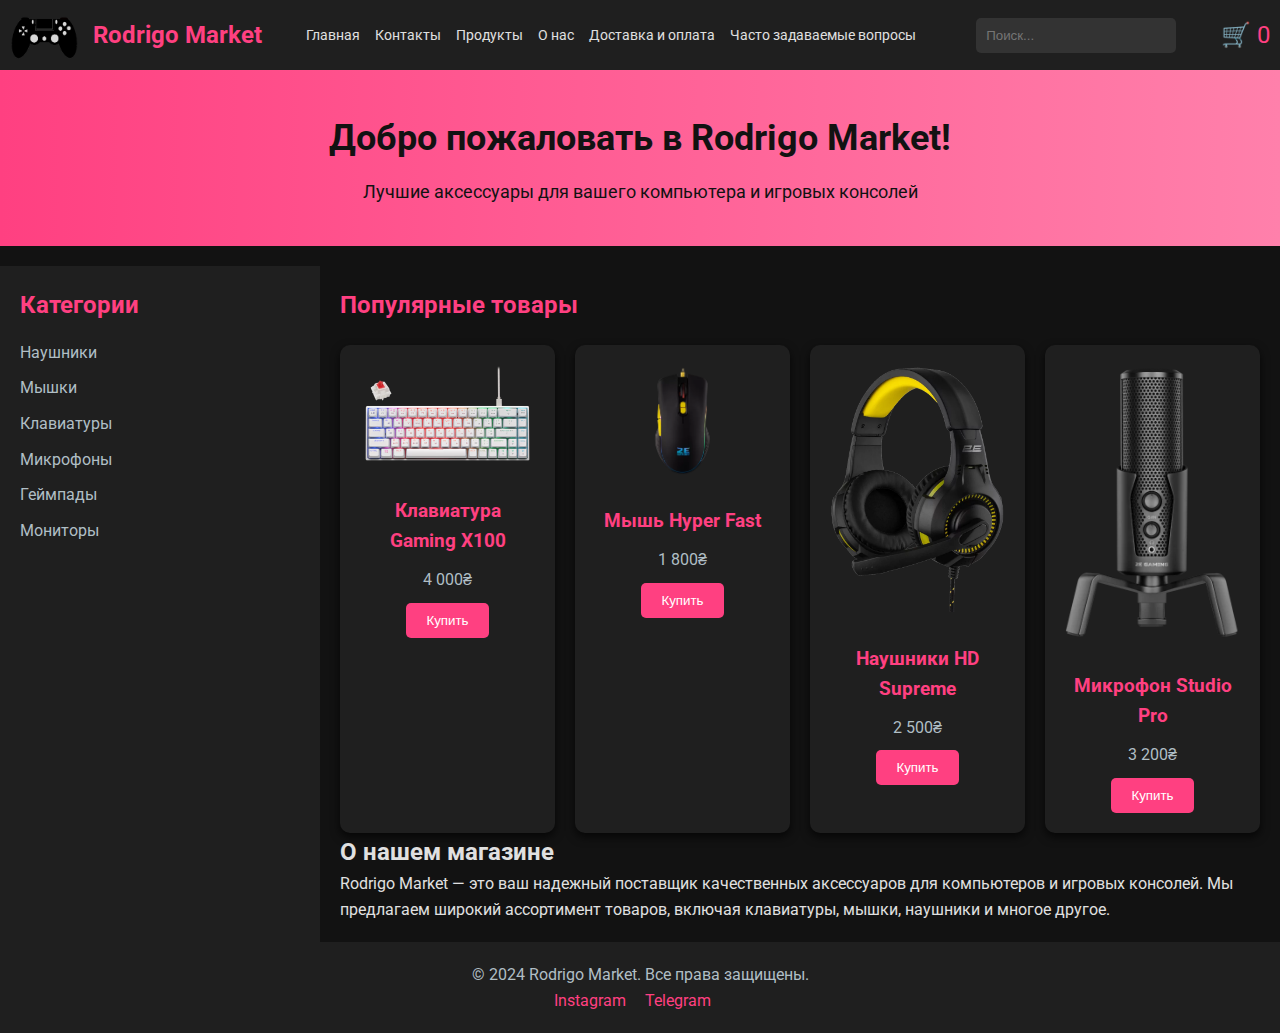
<file: index.html>
<!DOCTYPE html>
<html lang="ru">
<head>
    <meta charset="UTF-8">
    <meta name="viewport" content="width=device-width, initial-scale=1.0">
    <title>Rodrigo Market - Главная</title>
    <link rel="stylesheet" href="styles.css">
    <link href="https://fonts.googleapis.com/css2?family=Roboto:wght@400;500;700&display=swap" rel="stylesheet">
</head>
<body>
    <header class="header">
        <div class="logo-container">
            <img src="images/logo.png" alt="Rodrigo Market Logo" class="logo">
            <span class="logo-text">Rodrigo Market</span>
        </div>
        <nav class="main-nav">
    <ul>
        <li><a href="index.html">Главная</a></li>
        <li><a href="contacts.html">Контакты</a></li>
        <li><a href="products.html">Продукты</a></li>
        <li><a href="about.html">О нас</a></li>
        <li><a href="delivery.html">Доставка и оплата</a></li>
        <li><a href="faq.html">Часто задаваемые вопросы</a></li>
    </ul>
</nav>
        <input type="text" class="search-bar" placeholder="Поиск...">
        <div class="cart-icon">🛒 <span id="cart-count">0</span></div>
    </header>

    <div class="banner">
        <h1>Добро пожаловать в Rodrigo Market!</h1>
        <p>Лучшие аксессуары для вашего компьютера и игровых консолей</p>
    </div>

    <div class="container">
        <aside class="sidebar">
            <h2>Категории</h2>
            <ul>
                <li><a href="headphones.html">Наушники</a></li>
                <li><a href="mouses.html">Мышки</a></li>
                <li><a href="keyboards.html">Клавиатуры</a></li>
                <li><a href="microphones.html">Микрофоны</a></li>
                <li><a href="gamepad.html">Геймпады</a></li>
                <li><a href="site/monitors.html">Мониторы</a></li>            </ul>
        </aside>

        <main class="main-content">
            <section class="products">
                <h2>Популярные товары</h2>
                <div class="product-grid">
                    <div class="product-card">
                        <img src="images/xkeyboard5.webp" alt="Товар 1">
                        <h3>Клавиатура Gaming X100</h3>
                        <p>4 000₴</p>
                        <button data-product="Клавиатура Gaming X100" data-price="4000">Купить</button>
                    </div>
                    <div class="product-card">
                        <img src="images/xmouse1.webp" alt="Товар 2">
                        <h3>Мышь Hyper Fast</h3>
                        <p>1 800₴</p>
                        <button data-product="Мышь Hyper Fast" data-price="1800">Купить</button>
                    </div>
                    <div class="product-card">
                        <img src="images/xhead1.webp" alt="Товар 3">
                        <h3>Наушники HD Supreme</h3>
                        <p>2 500₴</p>
                        <button data-product="Наушники HD Supreme" data-price="2500">Купить</button>
                    </div>
                    <div class="product-card">
                        <img src="images/xmicro1.webp" alt="Товар 4">
                        <h3>Микрофон Studio Pro</h3>
                        <p>3 200₴</p>
                        <button data-product="Микрофон Studio Pro" data-price="3200">Купить</button>
                    </div>
                </div>
            </section>

            <section class="store-info">
                <h2>О нашем магазине</h2>
                <p>Rodrigo Market — это ваш надежный поставщик качественных аксессуаров для компьютеров и игровых консолей. Мы предлагаем широкий ассортимент товаров, включая клавиатуры, мышки, наушники и многое другое.</p>
            </section>
        </main>
    </div>

    <footer class="footer">
        <div class="footer-content">
            <p>© 2024 Rodrigo Market. Все права защищены.</p>
            <ul class="social-links">
                <li><a href="https://www.instagram.com/dmitriyyy.rodrigers/">Instagram</a></li>
                <li><a href="https://t.me/DmitriyRodrigers">Telegram</a></li>
            </ul>
        </div>
    </footer>

    <script src="script.js"></script>
</body>
</html>
</file>
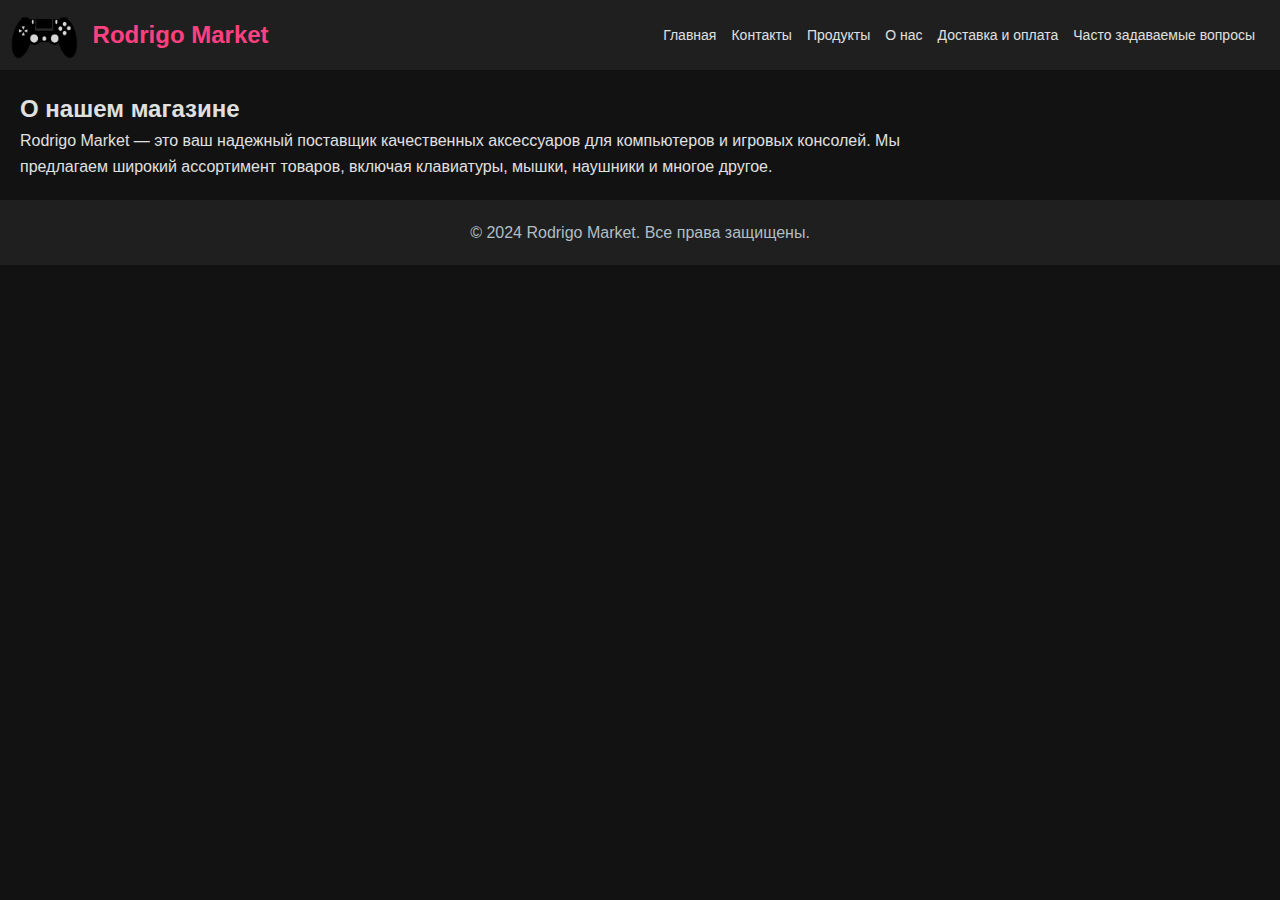
<file: about.html>
<!DOCTYPE html>
<html lang="ru">
<head>
    <meta charset="UTF-8">
    <meta name="viewport" content="width=device-width, initial-scale=1.0">
    <title>Rodrigo Market - О нас</title>
    <link rel="stylesheet" href="styles.css">
    <link rel="icon" href="favicon.ico" type="image/x-icon">
    <meta name="description" content="Rodrigo Market — надежный поставщик качественных аксессуаров для компьютеров.">
    <meta name="keywords" content="о нас, качество, надежность, команда">
</head>
<body>
    <header class="header">
        <div class="logo-container">
            <img src="images/logo.png" alt="Rodrigo Market Logo" class="logo">
            <span class="logo-text">Rodrigo Market</span>
        </div>
        <nav class="main-nav">
            <ul>
                <li><a href="index.html">Главная</a></li>
                <li><a href="contacts.html">Контакты</a></li>
                <li><a href="products.html">Продукты</a></li>
                <li><a href="about.html">О нас</a></li>
                <li><a href="delivery.html">Доставка и оплата</a></li>
                <li><a href="faq.html">Часто задаваемые вопросы</a></li>
            </ul>
        </nav>
    </header>

    <main class="main-content">
        <section class="about">
            <h2>О нашем магазине</h2>
            <p>Rodrigo Market — это ваш надежный поставщик качественных аксессуаров для компьютеров и игровых консолей. Мы предлагаем широкий ассортимент товаров, включая клавиатуры, мышки, наушники и многое другое.</p>
        </section>
    </main>

    <footer class="footer">
        <div class="footer-content">
            <p>© 2024 Rodrigo Market. Все права защищены.</p>
        </div>
    </footer>
</body>
</html>
</file>
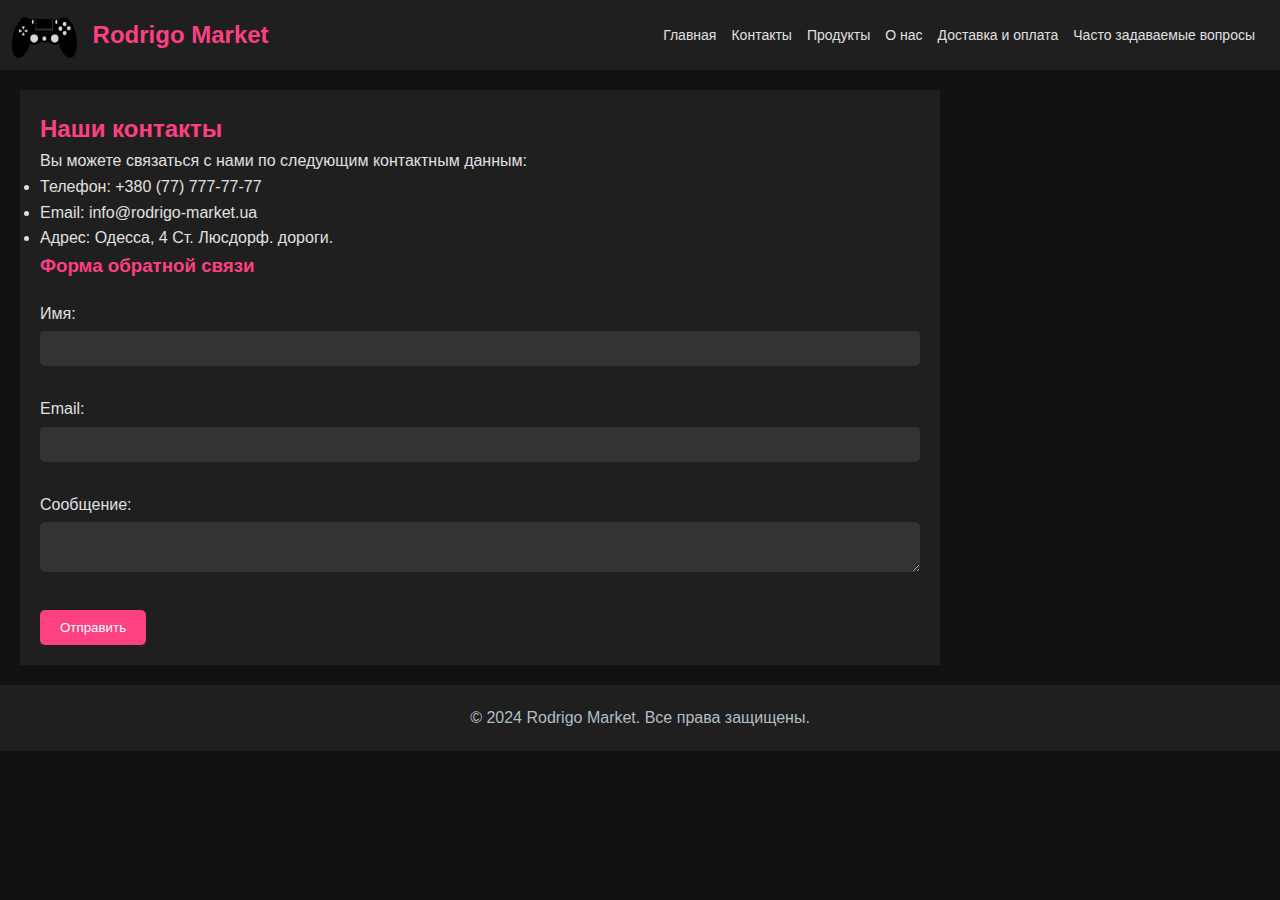
<file: contacts.html>
<!DOCTYPE html>
<html lang="ru">
<head>
    <meta charset="UTF-8">
    <meta name="viewport" content="width=device-width, initial-scale=1.0">
    <title>Rodrigo Market - Контакты</title>
    <link rel="stylesheet" href="styles.css">
</head>
<body>
    <header class="header">
        <div class="logo-container">
            <img src="images/logo.png" alt="Rodrigo Market Logo" class="logo">
            <span class="logo-text">Rodrigo Market</span>
        </div>
        <nav class="main-nav">
    <ul>
        <li><a href="index.html">Главная</a></li>
        <li><a href="contacts.html">Контакты</a></li>
        <li><a href="products.html">Продукты</a></li>
        <li><a href="about.html">О нас</a></li>
        <li><a href="delivery.html">Доставка и оплата</a></li>
        <li><a href="faq.html">Часто задаваемые вопросы</a></li>
    </ul>
</nav>
    </header>

    <main class="main-content">
        <section class="contacts">
            <h2>Наши контакты</h2>
            <p>Вы можете связаться с нами по следующим контактным данным:</p>
            <ul>
                <li>Телефон: +380 (77) 777-77-77</li>
                <li>Email: info@rodrigo-market.ua</li>
                <li>Адрес: Одесса, 4 Ст. Люсдорф. дороги.</li>
            </ul>

            <h3>Форма обратной связи</h3>
            <form action="submit_contact_form.php" method="POST">
                <label for="name">Имя:</label>
                <input type="text" id="name" name="name" required>

                <label for="email">Email:</label>
                <input type="email" id="email" name="email" required>

                <label for="message">Сообщение:</label>
                <textarea id="message" name="message" required></textarea>

                <button type="submit">Отправить</button>
            </form>
        </section>
    </main>

    <footer class="footer">
        <div class="footer-content">
            <p>© 2024 Rodrigo Market. Все права защищены.</p>
        </div>
    </footer>
</body>
</html>
</file>
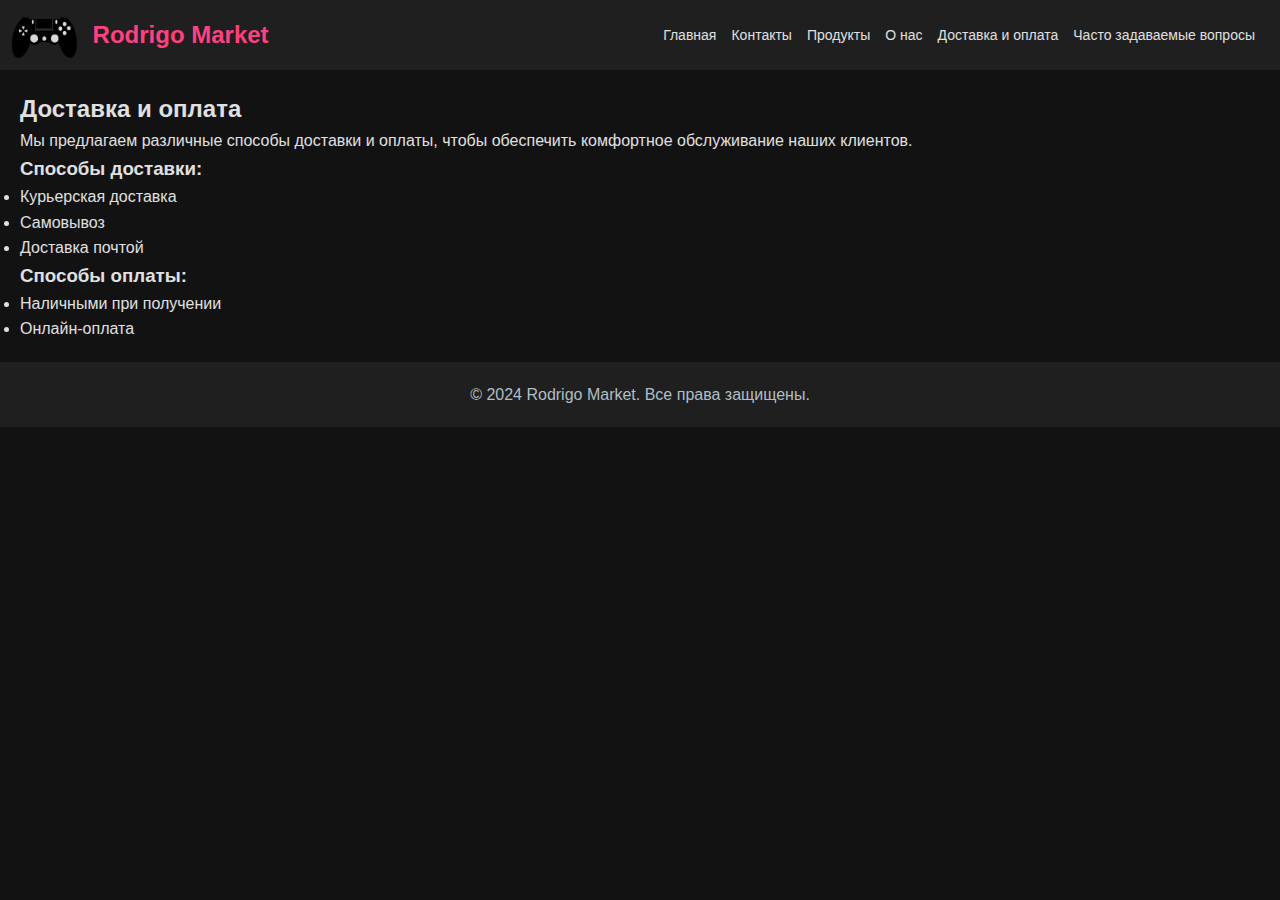
<file: delivery.html>
<!DOCTYPE html>
<html lang="ru">
<head>
    <meta charset="UTF-8">
    <meta name="viewport" content="width=device-width, initial-scale=1.0">
    <title>Rodrigo Market - Доставка и оплата</title>
    <link rel="stylesheet" href="styles.css">
    <link rel="icon" href="favicon.ico" type="image/x-icon">
    <meta name="description" content="Узнайте о наших способах доставки и оплаты.">
    <meta name="keywords" content="доставка, оплата, условия">
</head>
<body>
    <header class="header">
        <div class="logo-container">
            <img src="images/logo.png" alt="Rodrigo Market Logo" class="logo">
            <span class="logo-text">Rodrigo Market</span>
        </div>
        <nav class="main-nav">
            <ul>
                <li><a href="index.html">Главная</a></li>
                <li><a href="contacts.html">Контакты</a></li>
                <li><a href="products.html">Продукты</a></li>
                <li><a href="about.html">О нас</a></li>
                <li><a href="delivery.html">Доставка и оплата</a></li>
                <li><a href="faq.html">Часто задаваемые вопросы</a></li>
            </ul>
        </nav>
    </header>

    <main class="main-content">
        <section class="delivery">
            <h2>Доставка и оплата</h2>
            <p>Мы предлагаем различные способы доставки и оплаты, чтобы обеспечить комфортное обслуживание наших клиентов.</p>
            <h3>Способы доставки:</h3>
            <ul>
                <li>Курьерская доставка</li>
                <li>Самовывоз</li>
                <li>Доставка почтой</li>
            </ul>
            <h3>Способы оплаты:</h3>
            <ul>
                <li>Наличными при получении</li>
                <li>Онлайн-оплата</li>
            </ul>
        </section>
    </main>

    <footer class="footer">
        <div class="footer-content">
            <p>© 2024 Rodrigo Market. Все права защищены.</p>
        </div>
    </footer>
</body>
</html>
</file>
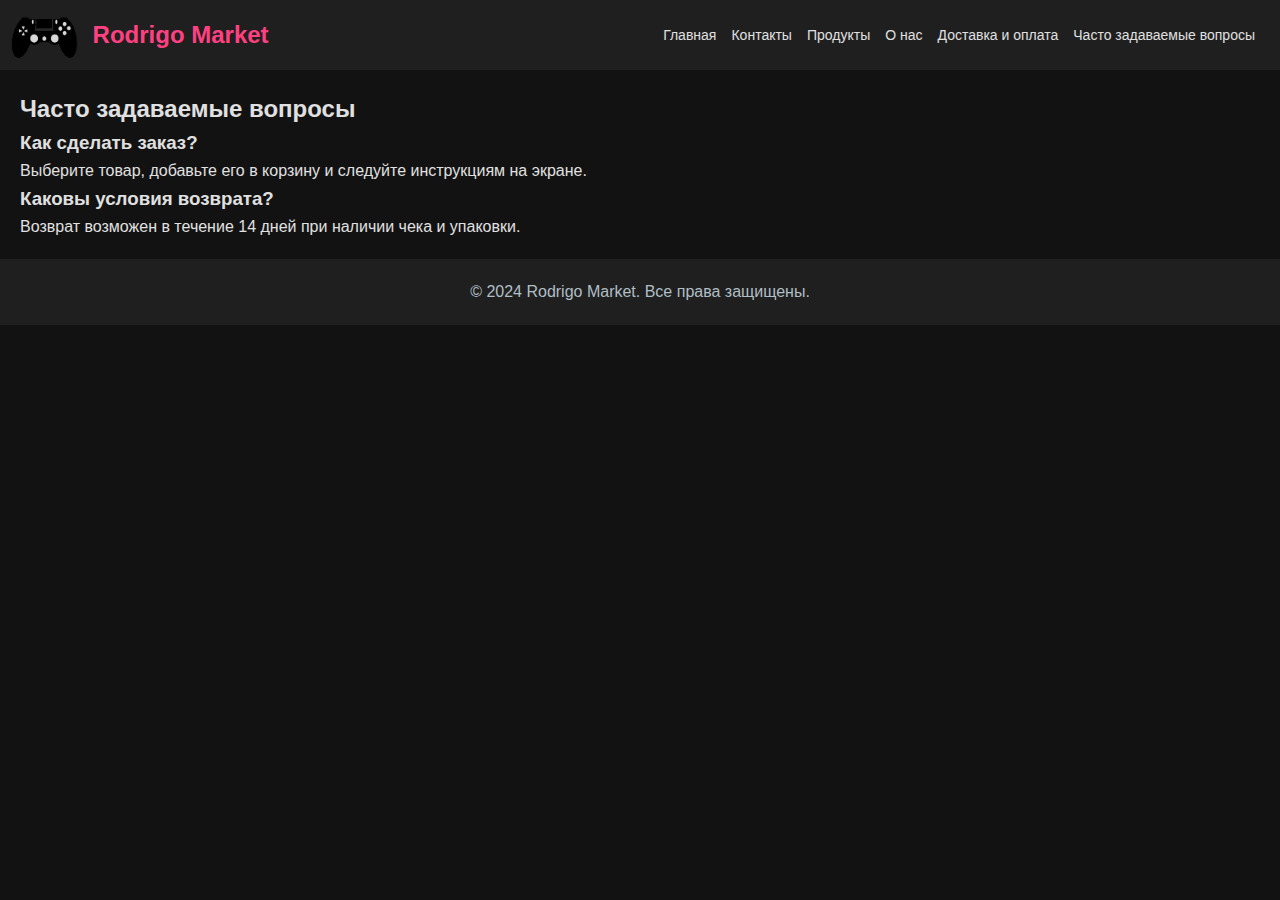
<file: faq.html>
<!DOCTYPE html>
<html lang="ru">
<head>
    <meta charset="UTF-8">
    <meta name="viewport" content="width=device-width, initial-scale=1.0">
    <title>Rodrigo Market - Часто задаваемые вопросы</title>
    <link rel="stylesheet" href="styles.css">
    <link rel="icon" href="favicon.ico" type="image/x-icon">
    <meta name="description" content="Ответы на часто задаваемые вопросы о нашем магазине.">
    <meta name="keywords" content="вопросы, поддержка, ответы">
</head>
<body>
    <header class="header">
        <div class="logo-container">
            <img src="images/logo.png" alt="Rodrigo Market Logo" class="logo">
            <span class="logo-text">Rodrigo Market</span>
        </div>
        <nav class="main-nav">
            <ul>
                <li><a href="index.html">Главная</a></li>
                <li><a href="contacts.html">Контакты</a></li>
                <li><a href="products.html">Продукты</a></li>
                <li><a href="about.html">О нас</a></li>
                <li><a href="delivery.html">Доставка и оплата</a></li>
                <li><a href="faq.html">Часто задаваемые вопросы</a></li>
            </ul>
        </nav>
    </header>

    <main class="main-content">
        <section class="faq">
            <h2>Часто задаваемые вопросы</h2>
            <h3>Как сделать заказ?</h3>
            <p>Выберите товар, добавьте его в корзину и следуйте инструкциям на экране.</p>
            <h3>Каковы условия возврата?</h3>
            <p>Возврат возможен в течение 14 дней при наличии чека и упаковки.</p>
        </section>
    </main>

    <footer class="footer">
        <div class="footer-content">
            <p>© 2024 Rodrigo Market. Все права защищены.</p>
        </div>
    </footer>
</body>
</html>
</file>
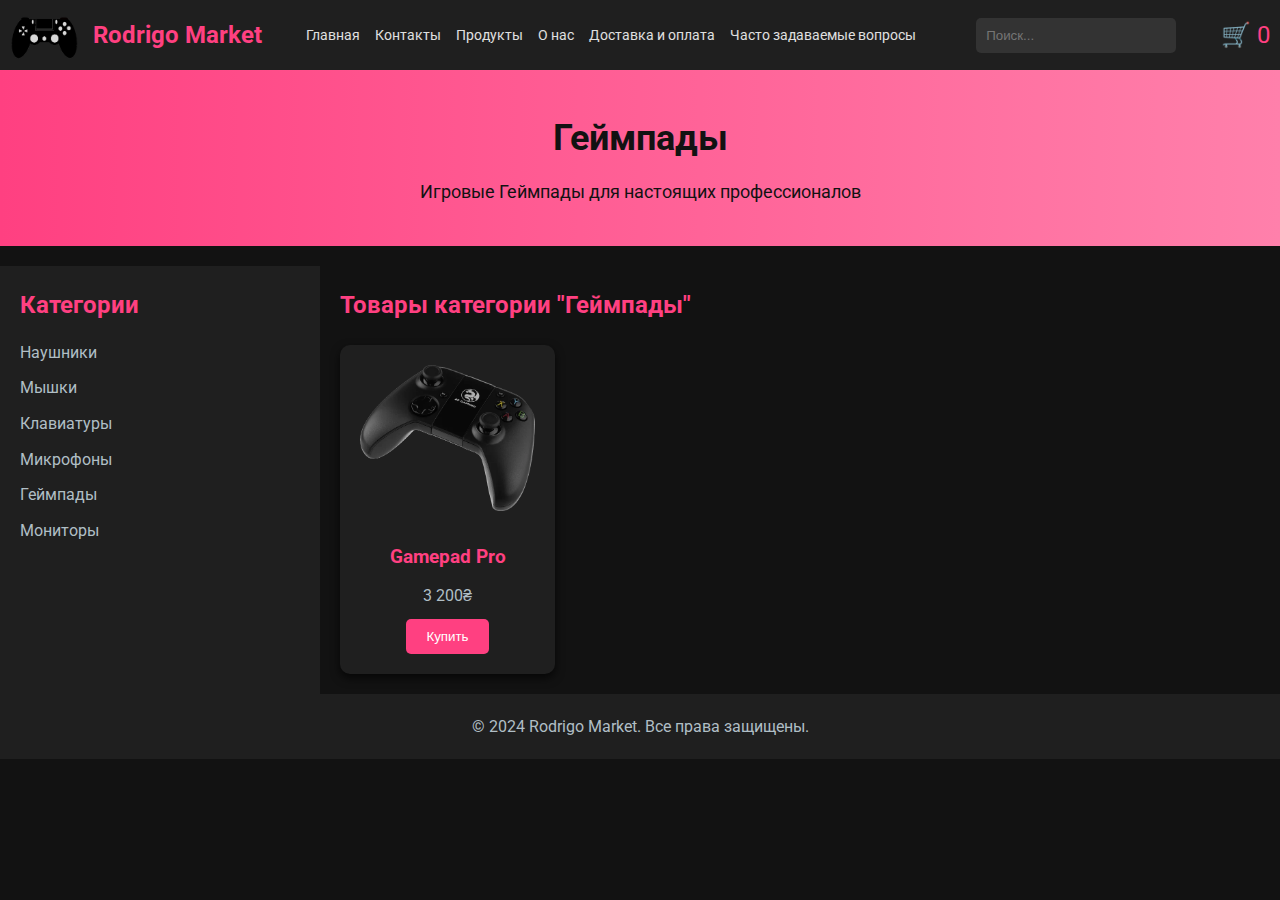
<file: gamepad.html>
<!DOCTYPE html>
<html lang="ru">
<head>
    <meta charset="UTF-8">
    <meta name="viewport" content="width=device-width, initial-scale=1.0">
    <title>Rodrigo Market - Геймпады</title>
    <link rel="stylesheet" href="styles.css">
    <link href="https://fonts.googleapis.com/css2?family=Roboto:wght@400;500;700&display=swap" rel="stylesheet">
</head>
<body>
    <header class="header">
        <div class="logo-container">
            <img src="images/logo.png" alt="Rodrigo Market Logo" class="logo">
            <span class="logo-text">Rodrigo Market</span>
        </div>
       <nav class="main-nav">
    <ul>
        <li><a href="index.html">Главная</a></li>
        <li><a href="contacts.html">Контакты</a></li>
        <li><a href="products.html">Продукты</a></li>
        <li><a href="about.html">О нас</a></li>
        <li><a href="delivery.html">Доставка и оплата</a></li>
        <li><a href="faq.html">Часто задаваемые вопросы</a></li>
    </ul>
</nav>
        <input type="text" class="search-bar" placeholder="Поиск...">
        <div class="cart-icon">🛒 <span id="cart-count">0</span></div>
    </header>

    <div class="banner">
        <h1>Геймпады</h1>
        <p>Игровые Геймпады для настоящих профессионалов</p>
    </div>

    <div class="container">
        <aside class="sidebar">
            <h2>Категории</h2>
            <ul>
                <li><a href="headphones.html">Наушники</a></li>
                <li><a href="mouses.html">Мышки</a></li>
                <li><a href="keyboards.html">Клавиатуры</a></li>
                <li><a href="microphones.html">Микрофоны</a></li>
                                <li><a href="gamepad.html">Геймпады</a></li>
                                <li><a href="monitors.html">Мониторы</a></li>
            </ul>
        </aside>

        <main class="main-content">
            <section class="products">
                <h2>Товары категории "Геймпады"</h2>
                <div class="product-grid">
                    <div class="product-card">
                        <img src="images/xgamepad1.webp" alt="Товар 4">
                        <h3>Gamepad Pro</h3>
                        <p>3 200₴</p>
                        <button data-product="Мышь Hyper Fast" data-price="1800">Купить</button>
                    </div>
                </div>
            </section>
        </main>
    </div>

    <footer class="footer">
        <div class="footer-content">
            <p>© 2024 Rodrigo Market. Все права защищены.</p>
        </div>
    </footer>

    <script src="script.js"></script>
</body>
</html>
</file>
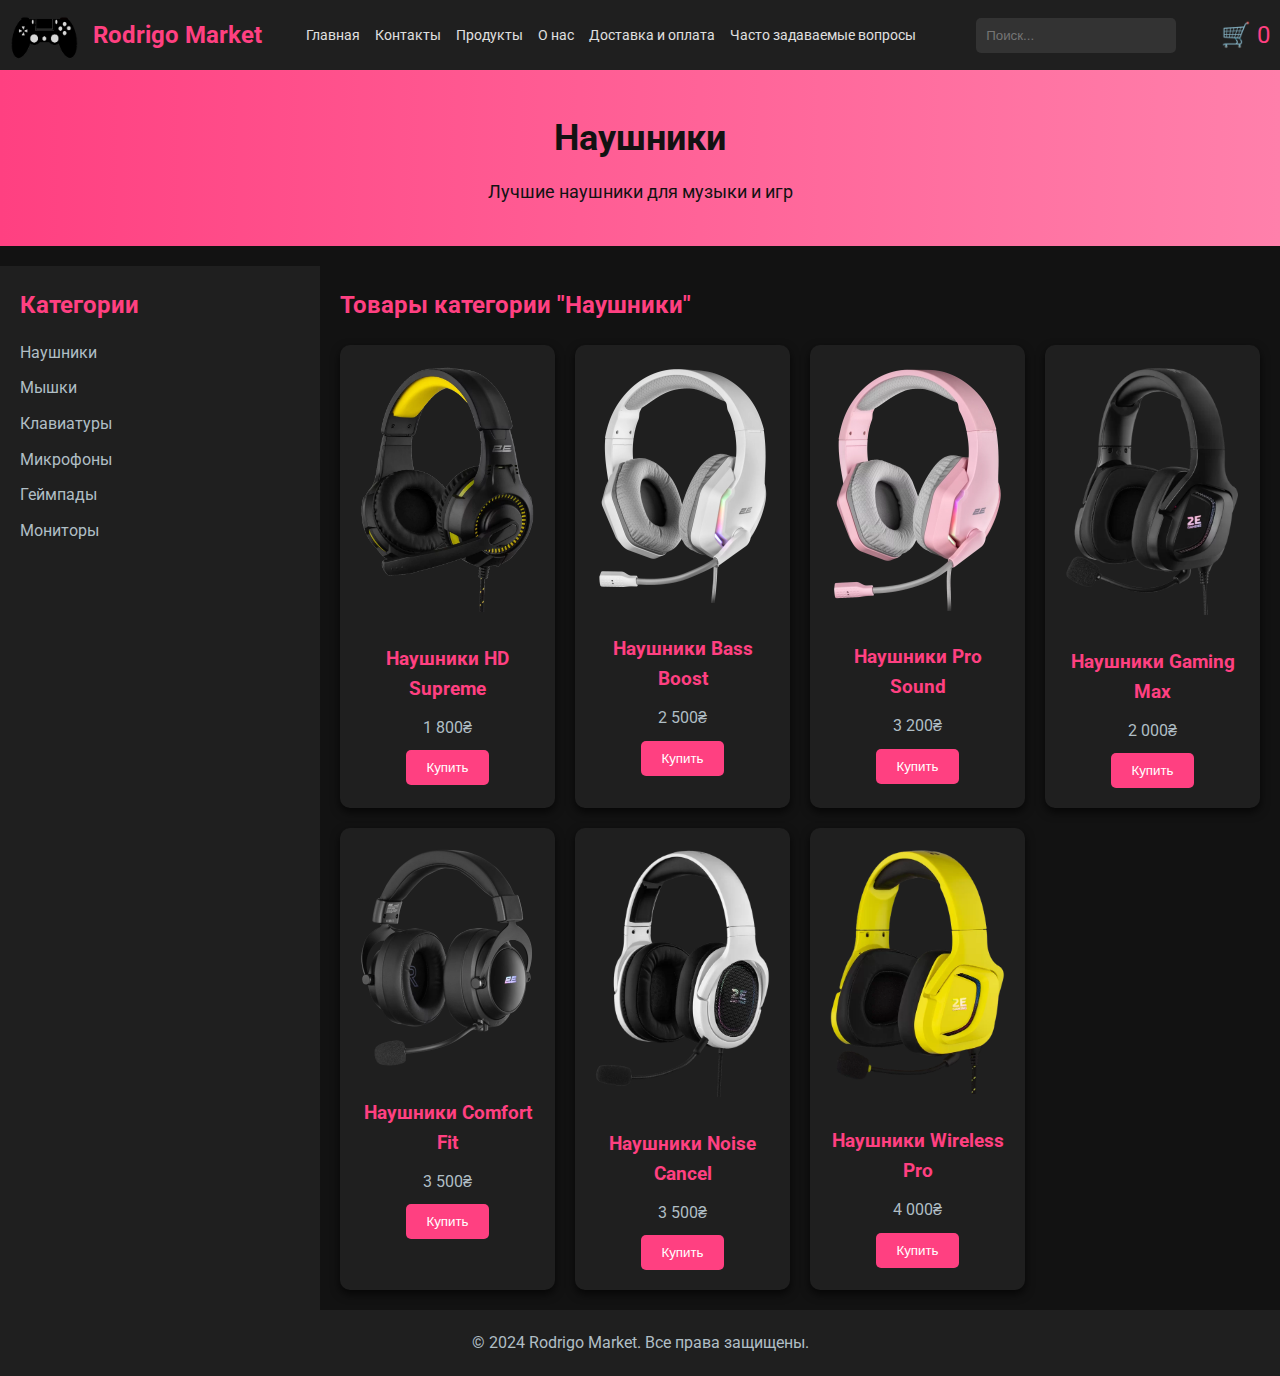
<file: headphones.html>
<!DOCTYPE html>
<html lang="ru">
<head>
    <meta charset="UTF-8">
    <meta name="viewport" content="width=device-width, initial-scale=1.0">
    <title>Rodrigo Market - Наушники</title>
    <link rel="stylesheet" href="styles.css">
    <link href="https://fonts.googleapis.com/css2?family=Roboto:wght@400;500;700&display=swap" rel="stylesheet">
</head>
<body>
    <header class="header">
        <div class="logo-container">
            <img src="images/logo.png" alt="Rodrigo Market Logo" class="logo">
            <span class="logo-text">Rodrigo Market</span>
        </div>
       <nav class="main-nav">
    <ul>
        <li><a href="index.html">Главная</a></li>
        <li><a href="contacts.html">Контакты</a></li>
        <li><a href="products.html">Продукты</a></li>
        <li><a href="about.html">О нас</a></li>
        <li><a href="delivery.html">Доставка и оплата</a></li>
        <li><a href="faq.html">Часто задаваемые вопросы</a></li>
    </ul>
</nav>
        <input type="text" class="search-bar" placeholder="Поиск...">
        <div class="cart-icon">🛒 <span id="cart-count">0</span></div>
    </header>

    <div class="banner">
        <h1>Наушники</h1>
        <p>Лучшие наушники для музыки и игр</p>
    </div>

    <div class="container">
        <aside class="sidebar">
            <h2>Категории</h2>
            <ul>
                <li><a href="headphones.html">Наушники</a></li>
                <li><a href="mouses.html">Мышки</a></li>
                <li><a href="keyboards.html">Клавиатуры</a></li>
                <li><a href="microphones.html">Микрофоны</a></li>
                <li><a href="gamepad.html">Геймпады</a></li>
                <li><a href="monitors.html">Мониторы</a></li>
            </ul>
        </aside>

        <main class="main-content">
            <section class="products">
                <h2>Товары категории "Наушники"</h2>
                <div class="product-grid">
                    <div class="product-card">
                        <img src="images/xhead1.webp" alt="Наушники 1">
                        <h3>Наушники HD Supreme</h3>
                        <p>1 800₴</p>
                        <button data-product="Наушники HD Supreme" data-price="2500">Купить</button>
                    </div>
                    <div class="product-card">
                        <img src="images/xhead2.webp" alt="Наушники 2">
                        <h3>Наушники Bass Boost</h3>
                        <p>2 500₴</p>
                        <button data-product="Наушники Bass Boost" data-price="1800">Купить</button>
                    </div>
                    <div class="product-card">
                        <img src="images/xhead3.webp" alt="Наушники 3">
                        <h3>Наушники Pro Sound</h3>
                        <p>3 200₴</p>
                        <button data-product="Наушники Pro Sound" data-price="3200">Купить</button>
                    </div>
                    <div class="product-card">
                        <img src="images/xhead4.webp" alt="Наушники 4">
                        <h3>Наушники Gaming Max</h3>
                        <p>2 000₴</p>
                        <button data-product="Наушники Gaming Max" data-price="2000">Купить</button>
                    </div>
                    <div class="product-card">
                        <img src="images/xhead5.webp" alt="Наушники 5">
                        <h3>Наушники Comfort Fit</h3>
                        <p>3 500₴</p>
                        <button data-product="Наушники Comfort Fit" data-price="1500">Купить</button>
                    </div>
                    <div class="product-card">
                        <img src="images/xhead6.webp" alt="Наушники 6">
                        <h3>Наушники Noise Cancel</h3>
                        <p>3 500₴</p>
                        <button data-product="Наушники Noise Cancel" data-price="3500">Купить</button>
                    </div>
                    <div class="product-card">
                        <img src="images/xhead7.webp" alt="Наушники 7">
                        <h3>Наушники Wireless Pro</h3>
                        <p>4 000₴</p>
                        <button data-product="Наушники Wireless Pro" data-price="4000">Купить</button>
                    </div>
                </div>
            </section>
        </main>
    </div>

    <footer class="footer">
        <div class="footer-content">
            <p>© 2024 Rodrigo Market. Все права защищены.</p>
        </div>
    </footer>

    <script src="script.js"></script>
</body>
</html>
</file>
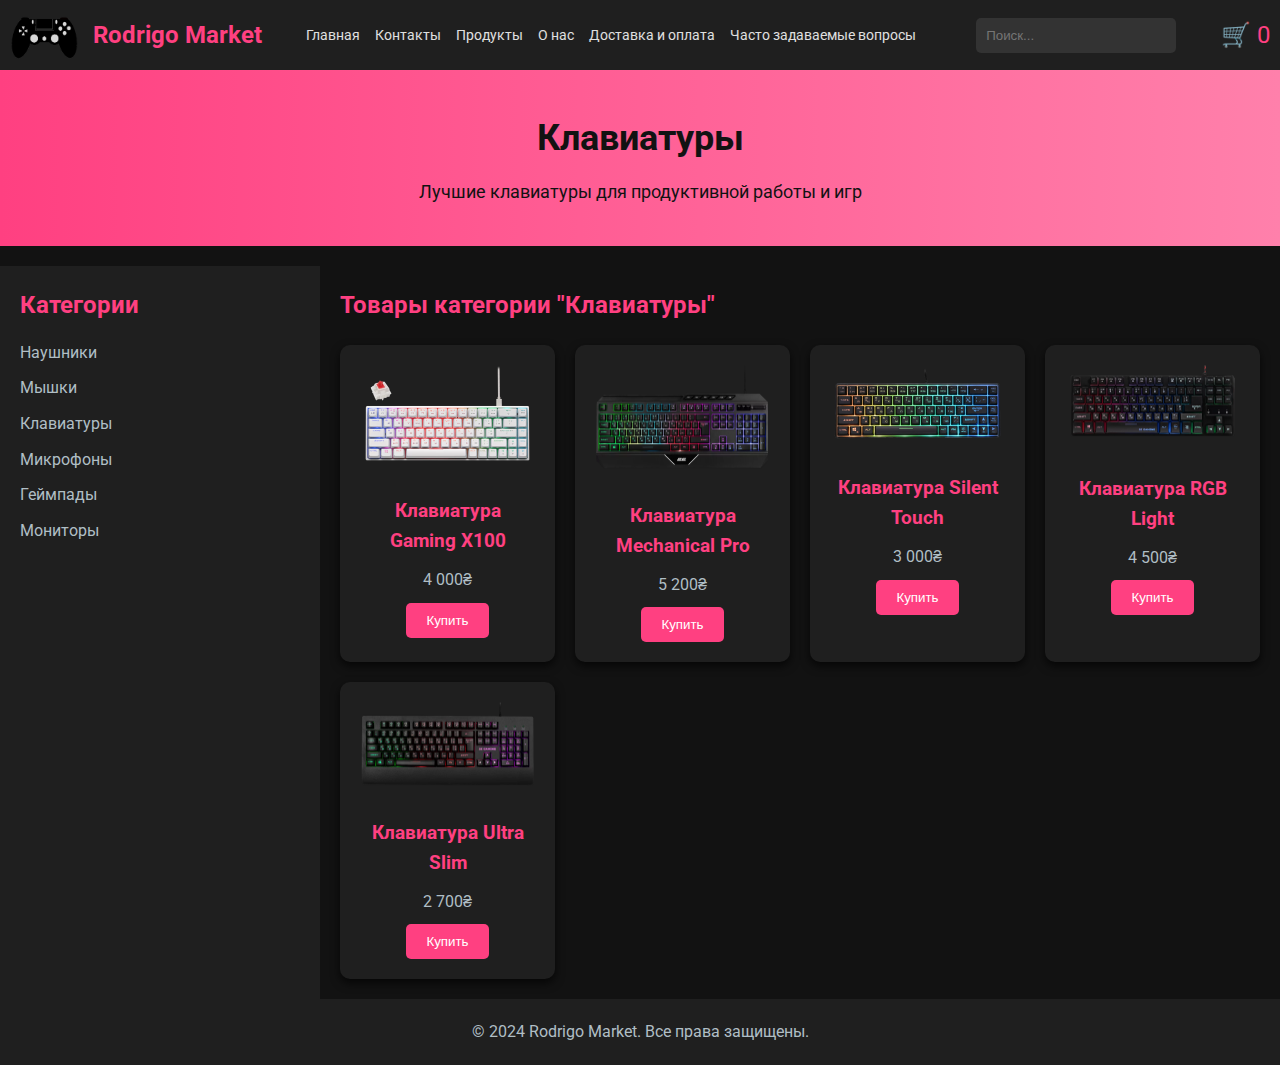
<file: keyboards.html>
<!DOCTYPE html>
<html lang="ru">
<head>
    <meta charset="UTF-8">
    <meta name="viewport" content="width=device-width, initial-scale=1.0">
    <title>Rodrigo Market - Клавиатуры</title>
    <link rel="stylesheet" href="styles.css">
    <link href="https://fonts.googleapis.com/css2?family=Roboto:wght@400;500;700&display=swap" rel="stylesheet">
</head>
<body>
    <header class="header">
        <div class="logo-container">
            <img src="images/logo.png" alt="Rodrigo Market Logo" class="logo">
            <span class="logo-text">Rodrigo Market</span>
        </div>
        <nav class="main-nav">
    <ul>
        <li><a href="index.html">Главная</a></li>
        <li><a href="contacts.html">Контакты</a></li>
        <li><a href="products.html">Продукты</a></li>
        <li><a href="about.html">О нас</a></li>
        <li><a href="delivery.html">Доставка и оплата</a></li>
        <li><a href="faq.html">Часто задаваемые вопросы</a></li>
    </ul>
</nav>
        <input type="text" class="search-bar" placeholder="Поиск...">
        <div class="cart-icon">🛒 <span id="cart-count">0</span></div>
    </header>

    <div class="banner">
        <h1>Клавиатуры</h1>
        <p>Лучшие клавиатуры для продуктивной работы и игр</p>
    </div>

    <div class="container">
        <aside class="sidebar">
            <h2>Категории</h2>
            <ul>
                <li><a href="headphones.html">Наушники</a></li>
                <li><a href="mouses.html">Мышки</a></li>
                <li><a href="keyboards.html">Клавиатуры</a></li>
                <li><a href="microphones.html">Микрофоны</a></li>
                                <li><a href="gamepad.html">Геймпады</a></li>
                                <li><a href="monitors.html">Мониторы</a></li>
            </ul>
        </aside>

        <main class="main-content">
            <section class="products">
                <h2>Товары категории "Клавиатуры"</h2>
                <div class="product-grid">
                    <div class="product-card">
                        <img src="images/xkeyboard5.webp" alt="Клавиатура 1">
                        <h3>Клавиатура Gaming X100</h3>
                        <p>4 000₴</p>
                        <button data-product="Клавиатура Gaming X100" data-price="4000">Купить</button>
                    </div>
                    <div class="product-card">
                        <img src="images/xkeyboard2.webp" alt="Клавиатура 2">
                        <h3>Клавиатура Mechanical Pro</h3>
                        <p>5 200₴</p>
                        <button data-product="Клавиатура Mechanical Pro" data-price="5200">Купить</button>
                    </div>
                    <div class="product-card">
                        <img src="images/xkeyboard3.webp" alt="Клавиатура 3">
                        <h3>Клавиатура Silent Touch</h3>
                        <p>3 000₴</p>
                        <button data-product="Клавиатура Silent Touch" data-price="3000">Купить</button>
                    </div>
                    <div class="product-card">
                        <img src="images/xkeyboard4.webp" alt="Клавиатура 4">
                        <h3>Клавиатура RGB Light</h3>
                        <p>4 500₴</p>
                        <button data-product="Клавиатура RGB Light" data-price="4500">Купить</button>
                    </div>
                    <div class="product-card">
                        <img src="images/xkeyboard7.webp" alt="Клавиатура 5">
                        <h3>Клавиатура Ultra Slim</h3>
                        <p>2 700₴</p>
                        <button data-product="Клавиатура Ultra Slim" data-price="2700">Купить</button>
                    </div>
                    </div>
            </section>
        </main>
    </div>

    <footer class="footer">
        <div class="footer-content">
            <p>© 2024 Rodrigo Market. Все права защищены.</p>
        </div>
    </footer>

    <script src="script.js"></script>
</body>
</html>
</file>
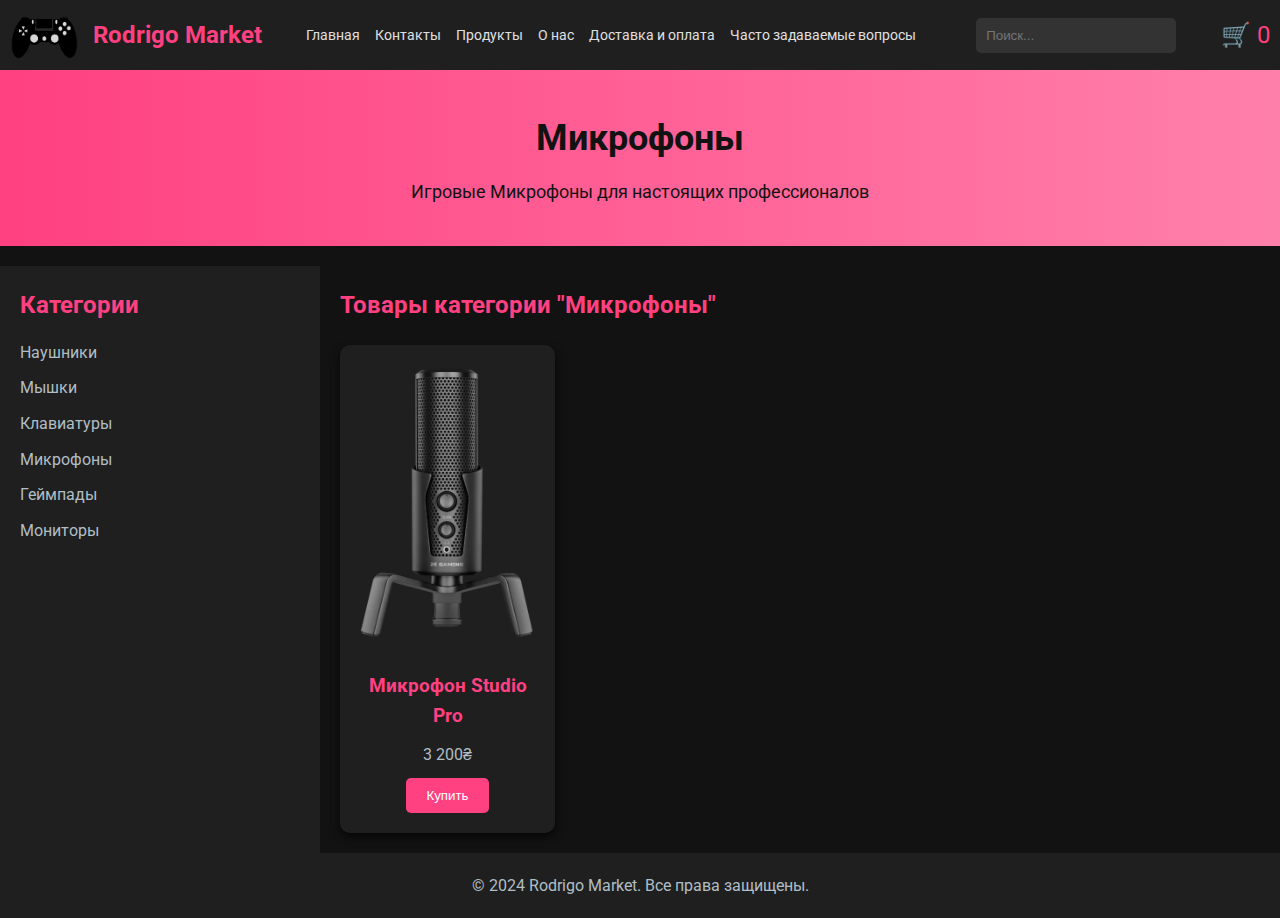
<file: microphones.html>
<!DOCTYPE html>
<html lang="ru">
<head>
    <meta charset="UTF-8">
    <meta name="viewport" content="width=device-width, initial-scale=1.0">
    <title>Rodrigo Market - Микрофоны</title>
    <link rel="stylesheet" href="styles.css">
    <link href="https://fonts.googleapis.com/css2?family=Roboto:wght@400;500;700&display=swap" rel="stylesheet">
</head>
<body>
    <header class="header">
        <div class="logo-container">
            <img src="images/logo.png" alt="Rodrigo Market Logo" class="logo">
            <span class="logo-text">Rodrigo Market</span>
        </div>
        <nav class="main-nav">
    <ul>
        <li><a href="index.html">Главная</a></li>
        <li><a href="contacts.html">Контакты</a></li>
        <li><a href="products.html">Продукты</a></li>
        <li><a href="about.html">О нас</a></li>
        <li><a href="delivery.html">Доставка и оплата</a></li>
        <li><a href="faq.html">Часто задаваемые вопросы</a></li>
    </ul>
</nav>
        <input type="text" class="search-bar" placeholder="Поиск...">
        <div class="cart-icon">🛒 <span id="cart-count">0</span></div>
    </header>

    <div class="banner">
        <h1>Микрофоны</h1>
        <p>Игровые Микрофоны для настоящих профессионалов</p>
    </div>

    <div class="container">
        <aside class="sidebar">
            <h2>Категории</h2>
            <ul>
                <li><a href="headphones.html">Наушники</a></li>
                <li><a href="mouses.html">Мышки</a></li>
                <li><a href="keyboards.html">Клавиатуры</a></li>
                <li><a href="microphones.html">Микрофоны</a></li>
                                <li><a href="gamepad.html">Геймпады</a></li>
                                <li><a href="monitors.html">Мониторы</a></li>
            </ul>
        </aside>

        <main class="main-content">
            <section class="products">
                <h2>Товары категории "Микрофоны"</h2>
                <div class="product-grid">
                    <div class="product-card">
                        <img src="images/xmicro1.webp" alt="Товар 4">
                        <h3>Микрофон Studio Pro</h3>
                        <p>3 200₴</p>
                        <button data-product="Мышь Hyper Fast" data-price="1800">Купить</button>
                    </div>
                </div>
            </section>
        </main>
    </div>

    <footer class="footer">
        <div class="footer-content">
            <p>© 2024 Rodrigo Market. Все права защищены.</p>
        </div>
    </footer>

    <script src="script.js"></script>
</body>
</html>
</file>
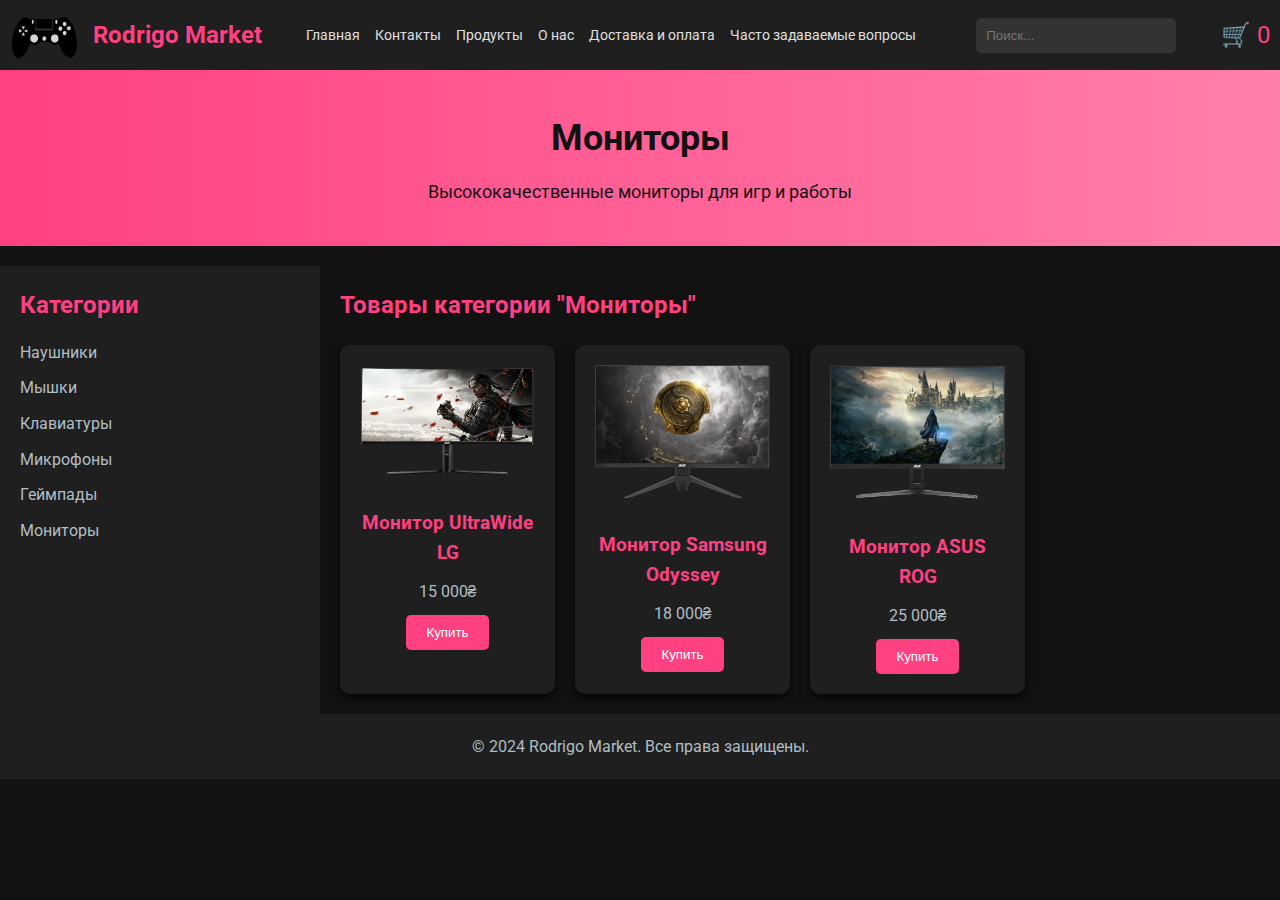
<file: monitors.html>
<!DOCTYPE html>
<html lang="ru">
<head>
    <meta charset="UTF-8">
    <meta name="viewport" content="width=device-width, initial-scale=1.0">
    <title>Rodrigo Market - Мониторы</title>
    <link rel="stylesheet" href="styles.css">
    <link href="https://fonts.googleapis.com/css2?family=Roboto:wght@400;500;700&display=swap" rel="stylesheet">
</head>
<body>
    <header class="header">
        <div class="logo-container">
            <img src="images/logo.png" alt="Rodrigo Market Logo" class="logo">
            <span class="logo-text">Rodrigo Market</span>
        </div>
        <nav class="main-nav">
    <ul>
        <li><a href="index.html">Главная</a></li>
        <li><a href="contacts.html">Контакты</a></li>
        <li><a href="products.html">Продукты</a></li>
        <li><a href="about.html">О нас</a></li>
        <li><a href="delivery.html">Доставка и оплата</a></li>
        <li><a href="faq.html">Часто задаваемые вопросы</a></li>
    </ul>
</nav>
        <input type="text" class="search-bar" placeholder="Поиск...">
        <div class="cart-icon">🛒 <span id="cart-count">0</span></div>
    </header>

    <div class="banner">
        <h1>Мониторы</h1>
        <p>Высококачественные мониторы для игр и работы</p>
    </div>

    <div class="container">
        <aside class="sidebar">
            <h2>Категории</h2>
            <ul>
                <li><a href="headphones.html">Наушники</a></li>
                <li><a href="mouses.html">Мышки</a></li>
                <li><a href="keyboards.html">Клавиатуры</a></li>
                <li><a href="microphones.html">Микрофоны</a></li>
                <li><a href="gamepad.html">Геймпады</a></li>
                <li><a href="monitors.html">Мониторы</a></li>
            </ul>
        </aside>

        <main class="main-content">
            <section class="products">
                <h2>Товары категории "Мониторы"</h2>
                <div class="product-grid">
                    <div class="product-card">
                        <img src="images/monitor1.webp" alt="Монитор 1">
                        <h3>Монитор UltraWide LG</h3>
                        <p>15 000₴</p>
                        <button data-product="Монитор UltraWide LG" data-price="15000">Купить</button>
                    </div>
                    <div class="product-card">
                        <img src="images/monitor2.webp" alt="Монитор 2">
                        <h3>Монитор Samsung Odyssey</h3>
                        <p>18 000₴</p>
                        <button data-product="Монитор Samsung Odyssey" data-price="18000">Купить</button>
                    </div>
                    <div class="product-card">
                        <img src="images/monitor3.webp" alt="Монитор 3">
                        <h3>Монитор ASUS ROG</h3>
                        <p>25 000₴</p>
                        <button data-product="Монитор ASUS ROG" data-price="25000">Купить</button>
                    </div>
                </div>
            </section>
        </main>
    </div>

    <footer class="footer">
        <div class="footer-content">
            <p>© 2024 Rodrigo Market. Все права защищены.</p>
        </div>
    </footer>

    <script src="script.js"></script>
</body>
</html>
</file>
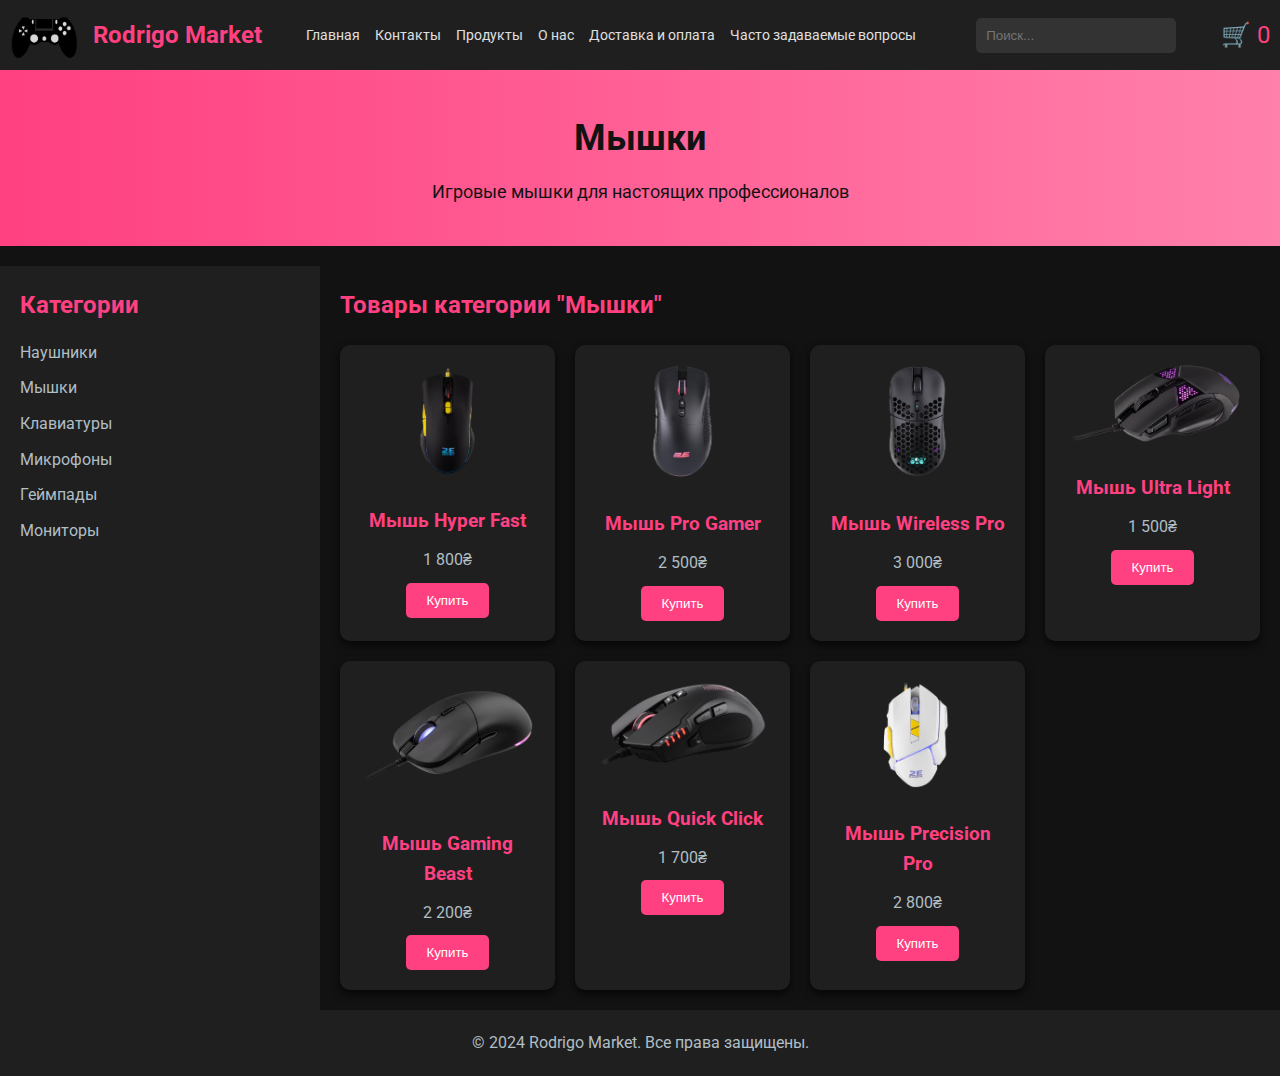
<file: mouses.html>
<!DOCTYPE html>
<html lang="ru">
<head>
    <meta charset="UTF-8">
    <meta name="viewport" content="width=device-width, initial-scale=1.0">
    <title>Rodrigo Market - Мышки</title>
    <link rel="stylesheet" href="styles.css">
    <link href="https://fonts.googleapis.com/css2?family=Roboto:wght@400;500;700&display=swap" rel="stylesheet">
</head>
<body>
    <header class="header">
        <div class="logo-container">
            <img src="images/logo.png" alt="Rodrigo Market Logo" class="logo">
            <span class="logo-text">Rodrigo Market</span>
        </div>
        <nav class="main-nav">
    <ul>
        <li><a href="index.html">Главная</a></li>
        <li><a href="contacts.html">Контакты</a></li>
        <li><a href="products.html">Продукты</a></li>
        <li><a href="about.html">О нас</a></li>
        <li><a href="delivery.html">Доставка и оплата</a></li>
        <li><a href="faq.html">Часто задаваемые вопросы</a></li>
    </ul>
</nav>
        <input type="text" class="search-bar" placeholder="Поиск...">
        <div class="cart-icon">🛒 <span id="cart-count">0</span></div>
    </header>

    <div class="banner">
        <h1>Мышки</h1>
        <p>Игровые мышки для настоящих профессионалов</p>
    </div>

    <div class="container">
        <aside class="sidebar">
            <h2>Категории</h2>
            <ul>
                <li><a href="headphones.html">Наушники</a></li>
                <li><a href="mouses.html">Мышки</a></li>
                <li><a href="keyboards.html">Клавиатуры</a></li>
                <li><a href="microphones.html">Микрофоны</a></li>
                                <li><a href="gamepad.html">Геймпады</a></li>
                                                <li><a href="monitors.html">Мониторы</a></li>
            </ul>
        </aside>

        <main class="main-content">
            <section class="products">
                <h2>Товары категории "Мышки"</h2>
                <div class="product-grid">
                    <div class="product-card">
                        <img src="images/xmouse1.webp" alt="Мышь 1">
                        <h3>Мышь Hyper Fast</h3>
                        <p>1 800₴</p>
                        <button data-product="Мышь Hyper Fast" data-price="1800">Купить</button>
                    </div>
                    <div class="product-card">
                        <img src="images/xmouse2.webp" alt="Мышь 2">
                        <h3>Мышь Pro Gamer</h3>
                        <p>2 500₴</p>
                        <button data-product="Мышь Pro Gamer" data-price="2500">Купить</button>
                    </div>
                    <div class="product-card">
                        <img src="images/xmouse3.webp" alt="Мышь 3">
                        <h3>Мышь Wireless Pro</h3>
                        <p>3 000₴</p>
                        <button data-product="Мышь Wireless Pro" data-price="3000">Купить</button>
                    </div>
                    <div class="product-card">
                        <img src="images/xmouse4.webp" alt="Мышь 4">
                        <h3>Мышь Ultra Light</h3>
                        <p>1 500₴</p>
                        <button data-product="Мышь Ultra Light" data-price="1500">Купить</button>
                    </div>
                    <div class="product-card">
                        <img src="images/xmouse5.webp" alt="Мышь 5">
                        <h3>Мышь Gaming Beast</h3>
                        <p>2 200₴</p>
                        <button data-product="Мышь Gaming Beast" data-price="2200">Купить</button>
                    </div>
                    <div class="product-card">
                        <img src="images/xmouse6.webp" alt="Мышь 6">
                        <h3>Мышь Quick Click</h3>
                        <p>1 700₴</p>
                        <button data-product="Мышь Quick Click" data-price="1700">Купить</button>
                    </div>
                    <div class="product-card">
                        <img src="images/xmouse7.webp" alt="Мышь 7">
                        <h3>Мышь Precision Pro</h3>
                        <p>2 800₴</p>
                        <button data-product="Мышь Precision Pro" data-price="2800">Купить</button>
                    </div>
                </div>
            </section>
        </main>
    </div>

    <footer class="footer">
        <div class="footer-content">
            <p>© 2024 Rodrigo Market. Все права защищены.</p>
        </div>
    </footer>

    <script src="script.js"></script>
</body>
</html>
</file>
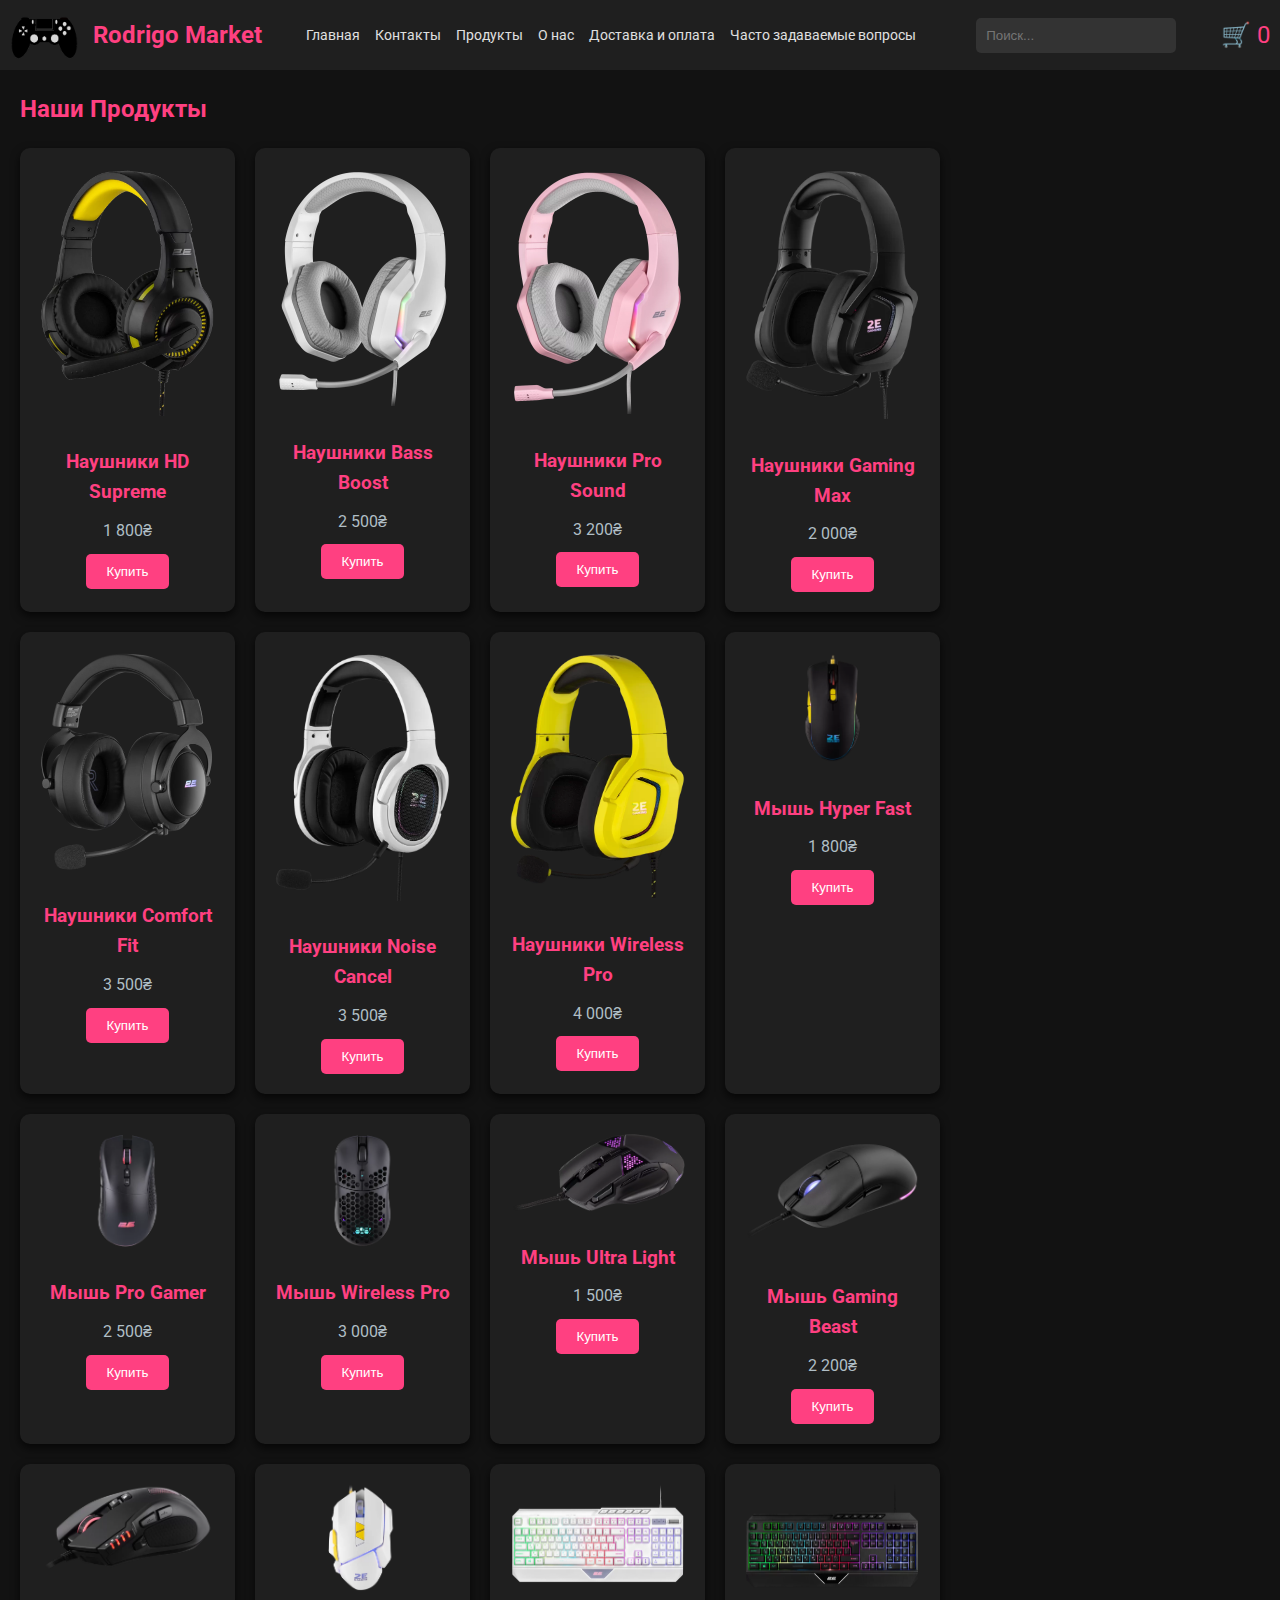
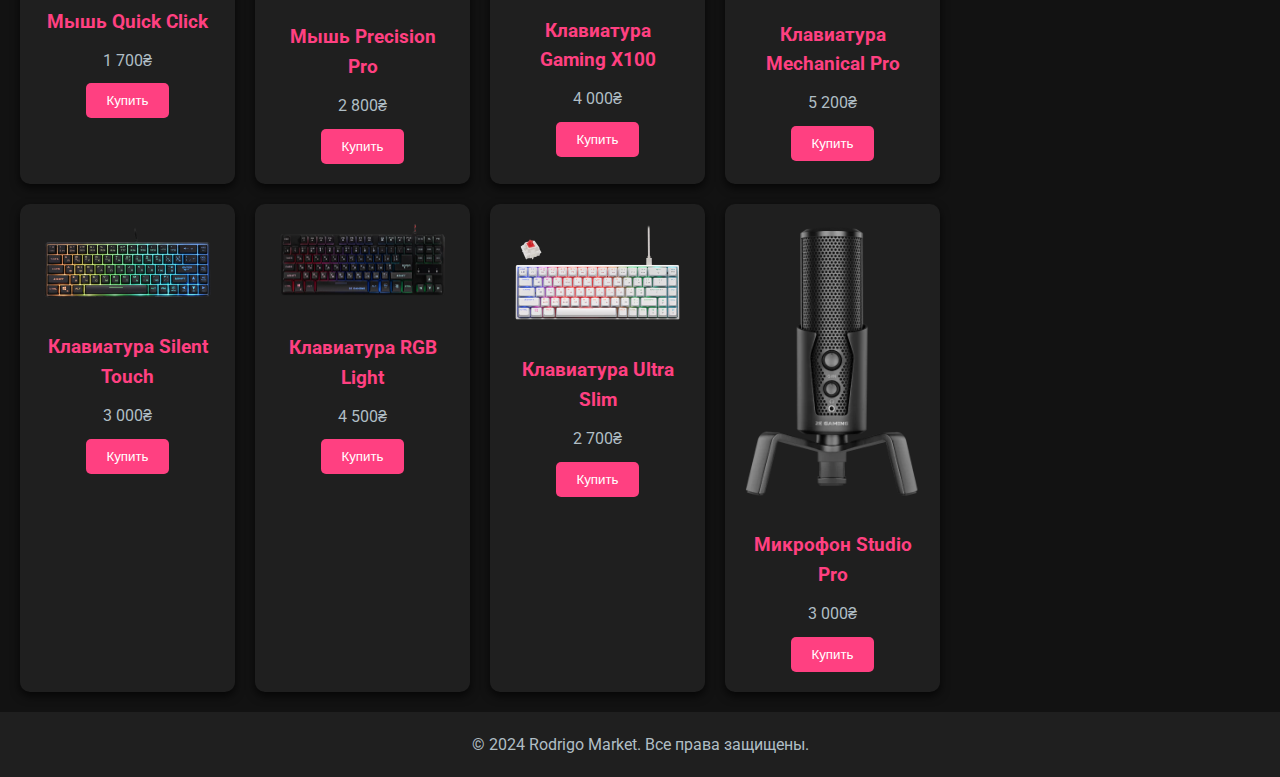
<file: products.html>
<!DOCTYPE html>
<html lang="ru">
<head>
    <meta charset="UTF-8">
    <meta name="viewport" content="width=device-width, initial-scale=1.0">
    <title>Rodrigo Market - Продукты</title>
    <link rel="stylesheet" href="styles.css">
    <link href="https://fonts.googleapis.com/css2?family=Roboto:wght@400;500;700&display=swap" rel="stylesheet">
    <link rel="icon" href="favicon.ico" type="image/x-icon">
</head>
<body>
    <header class="header">
        <div class="logo-container">
            <img src="images/logo.png" alt="Rodrigo Market Logo" class="logo">
            <span class="logo-text">Rodrigo Market</span>
        </div>
        <nav class="main-nav">
            <ul>
                <li><a href="index.html">Главная</a></li>
                <li><a href="contacts.html">Контакты</a></li>
                <li><a href="products.html">Продукты</a></li>
                <li><a href="about.html">О нас</a></li>
                <li><a href="delivery.html">Доставка и оплата</a></li>
                <li><a href="faq.html">Часто задаваемые вопросы</a></li>
            </ul>
        </nav>
        <input type="text" class="search-bar" placeholder="Поиск...">
        <div class="cart-icon">🛒 <span id="cart-count">0</span></div>
    </header>

    <main class="main-content">
        <section class="products">
            <h2>Наши Продукты</h2>
            <div class="product-grid">

                <div class="product-card">
                    <img src="images/xhead1.webp" alt="Наушники 1">
                    <h3>Наушники HD Supreme</h3>
                    <p>1 800₴</p>
                    <button data-product="Наушники HD Supreme" data-price="2500">Купить</button>
                </div>
                <div class="product-card">
                    <img src="images/xhead2.webp" alt="Наушники 2">
                    <h3>Наушники Bass Boost</h3>
                    <p>2 500₴</p>
                    <button data-product="Наушники Bass Boost" data-price="1800">Купить</button>
                </div>
                <div class="product-card">
                    <img src="images/xhead3.webp" alt="Наушники 3">
                    <h3>Наушники Pro Sound</h3>
                    <p>3 200₴</p>
                    <button data-product="Наушники Pro Sound" data-price="3200">Купить</button>
                </div>
                <div class="product-card">
                    <img src="images/xhead4.webp" alt="Наушники 4">
                    <h3>Наушники Gaming Max</h3>
                    <p>2 000₴</p>
                    <button data-product="Наушники Gaming Max" data-price="2000">Купить</button>
                </div>
                <div class="product-card">
                    <img src="images/xhead5.webp" alt="Наушники 5">
                    <h3>Наушники Comfort Fit</h3>
                    <p>3 500₴</p>
                    <button data-product="Наушники Comfort Fit" data-price="1500">Купить</button>
                </div>
                <div class="product-card">
                    <img src="images/xhead6.webp" alt="Наушники 6">
                    <h3>Наушники Noise Cancel</h3>
                    <p>3 500₴</p>
                    <button data-product="Наушники Noise Cancel" data-price="3500">Купить</button>
                </div>
                <div class="product-card">
                    <img src="images/xhead7.webp" alt="Наушники 7">
                    <h3>Наушники Wireless Pro</h3>
                    <p>4 000₴</p>
                    <button data-product="Наушники Wireless Pro" data-price="4000">Купить</button>
                </div>

                <div class="product-card">
                    <img src="images/xmouse1.webp" alt="Мышь 1">
                    <h3>Мышь Hyper Fast</h3>
                    <p>1 800₴</p>
                    <button data-product="Мышь Hyper Fast" data-price="1800">Купить</button>
                </div>
                <div class="product-card">
                    <img src="images/xmouse2.webp" alt="Мышь 2">
                    <h3>Мышь Pro Gamer</h3>
                    <p>2 500₴</p>
                    <button data-product="Мышь Pro Gamer" data-price="2500">Купить</button>
                </div>
                <div class="product-card">
                    <img src="images/xmouse3.webp" alt="Мышь 3">
                    <h3>Мышь Wireless Pro</h3>
                    <p>3 000₴</p>
                    <button data-product="Мышь Wireless Pro" data-price="3000">Купить</button>
                </div>
                <div class="product-card">
                    <img src="images/xmouse4.webp" alt="Мышь 4">
                    <h3>Мышь Ultra Light</h3>
                    <p>1 500₴</p>
                    <button data-product="Мышь Ultra Light" data-price="1500">Купить</button>
                </div>
                <div class="product-card">
                    <img src="images/xmouse5.webp" alt="Мышь 5">
                    <h3>Мышь Gaming Beast</h3>
                    <p>2 200₴</p>
                    <button data-product="Мышь Gaming Beast" data-price="2200">Купить</button>
                </div>
                <div class="product-card">
                    <img src="images/xmouse6.webp" alt="Мышь 6">
                    <h3>Мышь Quick Click</h3>
                    <p>1 700₴</p>
                    <button data-product="Мышь Quick Click" data-price="1700">Купить</button>
                </div>
                <div class="product-card">
                    <img src="images/xmouse7.webp" alt="Мышь 7">
                    <h3>Мышь Precision Pro</h3>
                    <p>2 800₴</p>
                    <button data-product="Мышь Precision Pro" data-price="2800">Купить</button>
                </div>

                <div class="product-card">
                    <img src="images/xkeyboard1.webp" alt="Клавиатура 1">
                    <h3>Клавиатура Gaming X100</h3>
                    <p>4 000₴</p>
                    <button data-product="Клавиатура Gaming X100" data-price="4000">Купить</button>
                </div>
                <div class="product-card">
                    <img src="images/xkeyboard2.webp" alt="Клавиатура 2">
                    <h3>Клавиатура Mechanical Pro</h3>
                    <p>5 200₴</p>
                    <button data-product="Клавиатура Mechanical Pro" data-price="5200">Купить</button>
                </div>
                <div class="product-card">
                    <img src="images/xkeyboard3.webp" alt="Клавиатура 3">
                    <h3>Клавиатура Silent Touch</h3>
                    <p>3 000₴</p>
                    <button data-product="Клавиатура Silent Touch" data-price="3000">Купить</button>
                </div>
                <div class="product-card">
                    <img src="images/xkeyboard4.webp" alt="Клавиатура 4">
                    <h3>Клавиатура RGB Light</h3>
                    <p>4 500₴</p>
                    <button data-product="Клавиатура RGB Light" data-price="4500">Купить</button>
                </div>
                <div class="product-card">
                    <img src="images/xkeyboard5.webp" alt="Клавиатура 5">
                    <h3>Клавиатура Ultra Slim</h3>
                    <p>2 700₴</p>
                    <button data-product="Клавиатура Ultra Slim" data-price="2700">Купить</button>
                </div>

                <div class="product-card">
                    <img src="images/xmicro1.webp" alt="Микрофон Studio Pro">
                    <h3>Микрофон Studio Pro</h3>
                    <p>3 000₴</p>
                    <button data-product="Микрофон Studio Pro" data-price="3000">Купить</button>
                </div>

            </div>
        </section>
    </main>

    <footer class="footer">
        <p>© 2024 Rodrigo Market. Все права защищены.</p>
    </footer>

    <script src="script.js"></script>
</body>
</html>
</file>
<file: styles.css>
* {
    margin: 0;
    padding: 0;
    box-sizing: border-box;
}

body {
    font-family: 'Roboto', sans-serif;
    background-color: #121212;
    color: #E0E0E0;
    line-height: 1.6;
}

.header {
    display: flex;
    justify-content: space-between;
    align-items: center;
    padding: 20px;
    background-color: #1F1F1F;
}

.logo-container {
    display: flex;
    align-items: center;
}

.logo {
    height: 50px;
    margin-right: 15px;
}

.logo-text {
    font-size: 24px;
    font-weight: 700;
    color: #FF4081;
}

.main-nav ul {
    display: flex;
    list-style-type: none;
}

.main-nav ul li {
    margin-right: 20px;
}

.main-nav ul li a {
    color: #E0E0E0;
    text-decoration: none;
    font-weight: 500;
    transition: color 0.3s ease;
}

.main-nav ul li a:hover {
    color: #FF4081;
}

.search-bar {
    padding: 10px;
    border: none;
    border-radius: 5px;
    background-color: #333;
    color: #E0E0E0;
    width: 200px;
}

.cart-icon {
    font-size: 24px;
    color: #FF4081;
}

.banner {
    background: linear-gradient(90deg, #FF4081, #FF80AB);
    padding: 40px;
    text-align: center;
    color: #121212;
}

.banner h1 {
    font-size: 36px;
    margin-bottom: 10px;
}

.banner p {
    font-size: 18px;
}

.container {
    display: flex;
    margin-top: 20px;
}

.sidebar {
    width: 25%;
    background-color: #1F1F1F;
    padding: 20px;
    color: #E0E0E0;
}

.sidebar h2 {
    margin-bottom: 15px;
    color: #FF4081;
}

.sidebar ul {
    list-style: none;
}

.sidebar ul li {
    margin-bottom: 10px;
}

.sidebar ul li a {
    text-decoration: none;
    color: #B0BEC5;
    transition: color 0.3s ease;
}

.sidebar ul li a:hover {
    color: #FF4081;
}

.main-content {
    width: 75%;
    padding: 20px;
}

.products h2 {
    color: #FF4081;
    margin-bottom: 20px;
}

.product-grid {
    display: grid;
    grid-template-columns: repeat(auto-fill, minmax(200px, 1fr));
    gap: 20px;
}

.product-card {
    background-color: #1F1F1F;
    padding: 20px;
    border-radius: 10px;
    text-align: center;
    transition: transform 0.3s ease, box-shadow 0.3s ease;
    box-shadow: 0px 4px 10px rgba(0, 0, 0, 0.7);
}

.product-card img {
    max-width: 100%;
    height: auto;
    margin-bottom: 15px;
}

.product-card h3 {
    margin: 10px 0;
    color: #FF4081;
}

.product-card p {
    color: #B0BEC5;
}

button {
    background-color: #FF4081;
    color: white;
    border: none;
    padding: 10px 20px;
    cursor: pointer;
    margin-top: 10px;
    border-radius: 5px;
    transition: background-color 0.3s ease, transform 0.2s ease;
}

button:hover {
    background-color: #FF80AB;
    transform: translateY(-3px);
}

.product-card:hover {
    transform: translateY(-5px);
    box-shadow: 0px 8px 15px rgba(0, 0, 0, 0.7);
}

.footer {
    background-color: #1F1F1F;
    padding: 20px;
    text-align: center;
    color: #B0BEC5;
}

.footer-content ul {
    list-style: none;
    padding: 0;
}

.footer-content ul li {
    display: inline;
    margin-right: 15px;
}

.footer-content ul li a {
    color: #FF4081;
    text-decoration: none;
}

.contacts {
    padding: 20px;
    background-color: #1F1F1F;
    color: #E0E0E0;
}

.contacts h2, .contacts h3 {
    color: #FF4081;
}

.contacts form {
    margin-top: 20px;
}

.contacts form label {
    display: block;
    margin: 10px 0 5px;
}

.contacts form input, .contacts form textarea {
    width: 100%;
    padding: 10px;
    margin-bottom: 20px;
    background-color: #333;
    color: #E0E0E0;
    border: none;
    border-radius: 5px;
}

.contacts form button {
    background-color: #FF4081;
    color: white;
    padding: 10px 20px;
    border: none;
    border-radius: 5px;
    cursor: pointer;
    transition: background-color 0.3s ease;
}

.contacts form button:hover {
    background-color: #FF80AB;
}

.header {
    display: flex;
    justify-content: space-between;
    align-items: center;
    padding: 10px; 
    background-color: #1F1F1F;
}

.main-nav ul {
    display: flex;
    list-style-type: none;
}

.main-nav ul li {
    margin-right: 15px; 
}

.main-nav ul li a {
    color: #E0E0E0;
    text-decoration: none;
    font-weight: 400; 
    font-size: 14px; 
    transition: color 0.3s ease;
}
</file>
